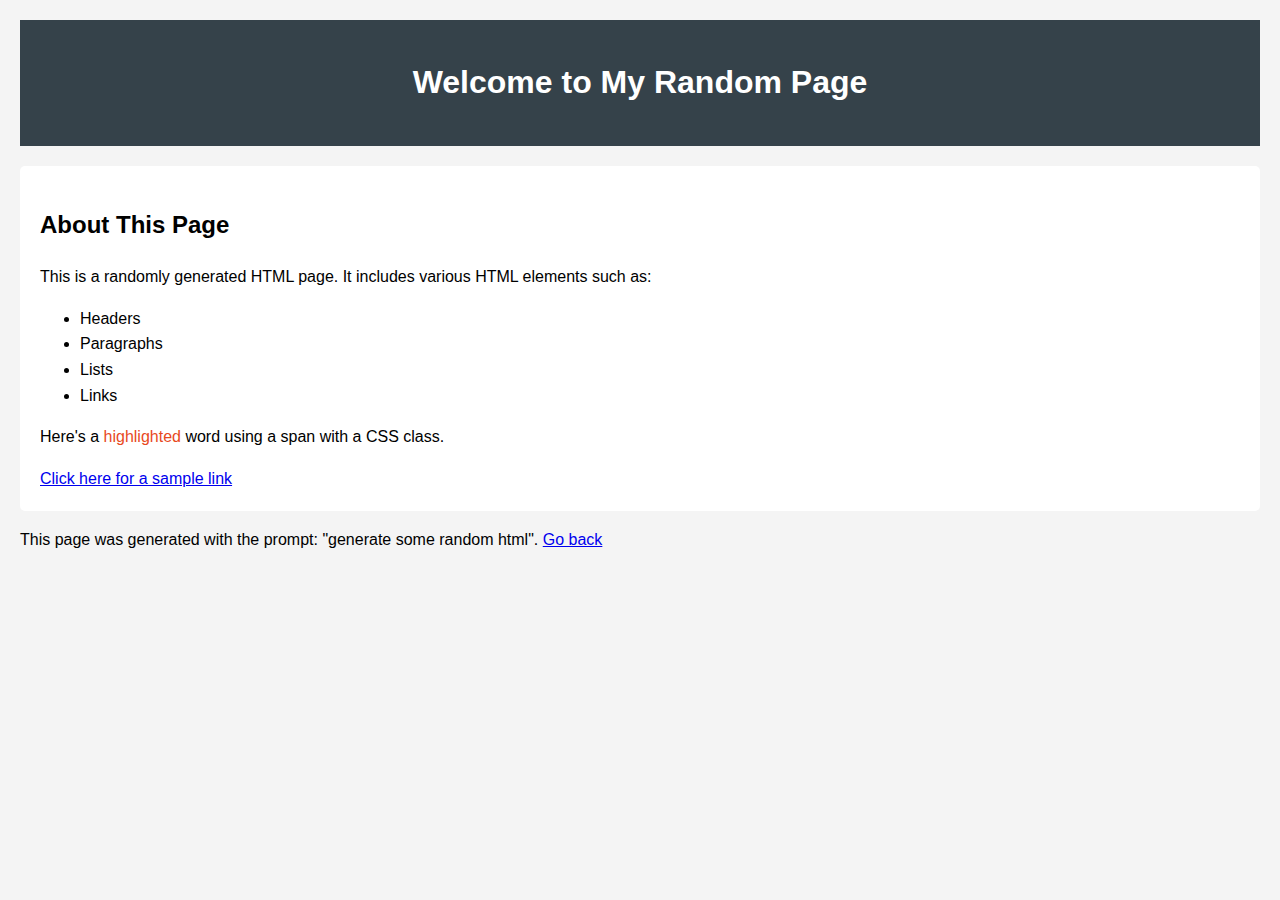
<file: ai.html>
<!DOCTYPE html>
<html lang="en">
<head>
    <meta charset="UTF-8">
    <meta name="viewport" content="width=device-width, initial-scale=1.0">
    <title>Random HTML Page</title>
    <style>
        body {
            font-family: Arial, sans-serif;
            line-height: 1.6;
            margin: 0;
            padding: 20px;
            background-color: #f4f4f4;
        }
        header {
            background-color: #35424a;
            color: white;
            text-align: center;
            padding: 1rem;
        }
        main {
            background-color: white;
            padding: 20px;
            margin-top: 20px;
            border-radius: 5px;
        }
        .highlight {
            color: #e8491d;
        }
    </style>
</head>
    <body>
        <header>
            <h1>Welcome to My Random Page</h1>
        </header>
        <main>
            <h2>About This Page</h2>
            <p>This is a randomly generated HTML page. It includes various HTML elements such as:</p>
            <ul>
                <li>Headers</li>
                <li>Paragraphs</li>
                <li>Lists</li>
                <li>Links</li>
            </ul>
            <p>Here's a <span class="highlight">highlighted</span> word using a span with a CSS class.</p>
            <a href="https://www.example.com">Click here for a sample link</a>
        </main>
        <p> This page was generated with the prompt: "generate some random html". <a href="index.html">Go back</a> </p>
    </body>
</html>
</file>
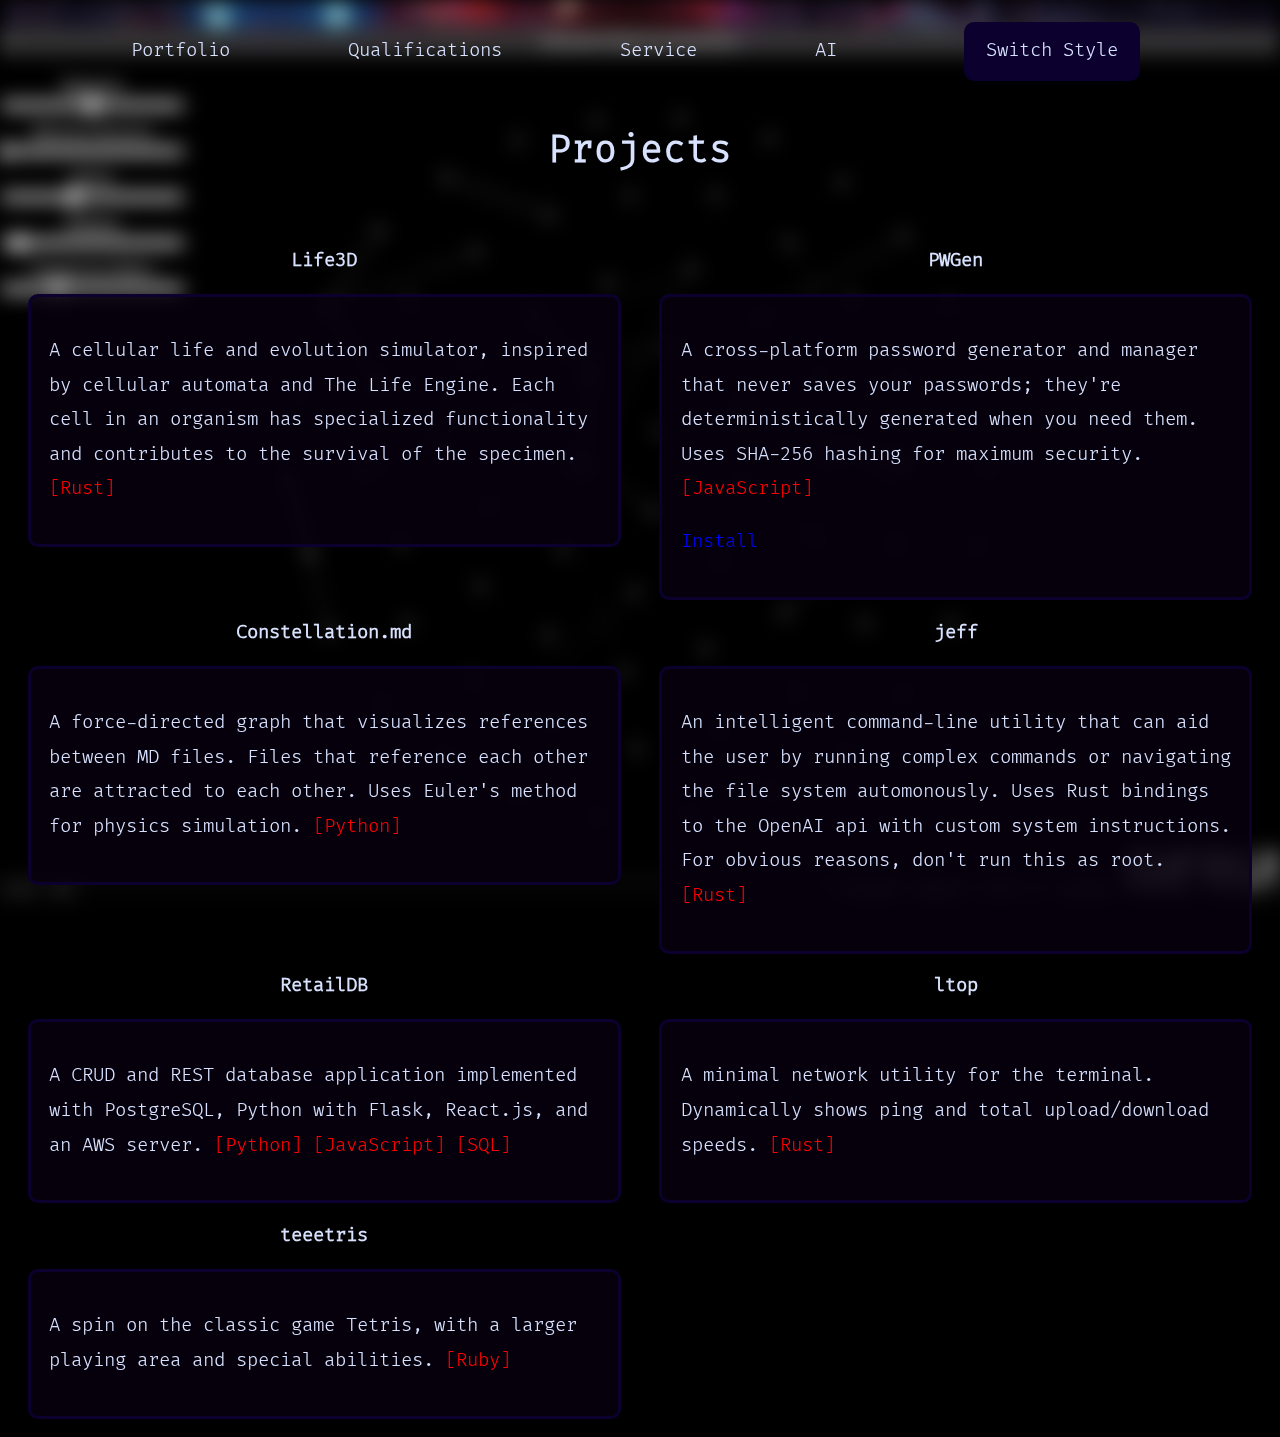
<file: portfolio.html>
<html>
    <head>
        <title>Hi!</title>
        <meta charset="utf-8" />
        <link rel="icon" href="images/hyper.gif" type="image/x-icon" />
        <meta
            name="viewport"
            content="width=device-width, initial-scale=1, user-scalable=no"
            keywords="Gage Howe, software developer, Texas A&M University, intern, computer science"
        />
    </head>

    <body>
        <div class="navbar">
            <a href="portfolio.html">Portfolio</a>
            <a href="qualifications.html">Qualifications</a>
            <a href="service.html">Service</a>
            <a href="ai.html">AI</a>
            <link id="styleSheet" rel="stylesheet" type="text/css" href="1.css">
            <button id="toggleStyle">Switch Style</button>
        </div>
        <h1>Projects</h1>
        <div class="projects">
            <div class="project">
                <h2>Life3D</h2>
                <div class="project_body">
                    
                    <p>
                        A cellular life and evolution simulator,
                        inspired by cellular automata and The Life
                        Engine. Each cell in an organism has specialized 
                        functionality and contributes to the survival of the specimen. <span style="color: rgb(255, 0, 0);">[Rust]</span>
                    </p>
                </div>
            </div>
            <div class="project">
                <h2>PWGen</h2>
                <div class="project_body">
                    <p>
                        A cross-platform password generator and manager that never saves your passwords; they're deterministically generated when you need them. Uses SHA-256 hashing for maximum security. <span style="color: rgb(255, 0, 0);">[JavaScript]</span>
                    </p>
                    <p>  
                        <a href="https://chromewebstore.google.com/detail/pwgen/gcoodcillpbmkmnkgbaannopodnfhljp"><span style="color: rgb(0, 0, 255);">Install</span></a>
                    </p>
                </div>
            </div>
            <div class="project">
                <h2>Constellation.md</h2>
                <div class="project_body">
                
                    <p>
                        A force-directed graph that visualizes references between MD files. Files that reference each other are attracted to each other. Uses Euler's method for physics simulation. <span style="color: rgb(255, 0, 0);">[Python]</span> 
                    </p>
                </div>
            </div>
            <div class="project">
                <h2>jeff</h2>
                <div class="project_body">
                  
                    <p>
                        An intelligent command-line utility that can aid
                        the user by running complex commands or
                        navigating the file system automonously. Uses Rust 
                        bindings to the OpenAI api with custom system instructions. 
                        For obvious reasons, don't run this as root. <span style="color: rgb(255, 0, 0);">[Rust]</span>
                    </p>
                </div>
            </div>
            <div class="project">
                <h2>RetailDB</h2>
                <div class="project_body">
                
                    <p>
                        A CRUD and REST database application implemented with PostgreSQL,
                        Python with Flask, React.js, and an AWS server. <span style="color: rgb(255, 0, 0);">[Python]</span> <span style="color: rgb(255, 0, 0);">[JavaScript] </span> <span style="color: rgb(255, 0, 0);">[SQL]</span>
                    </p>                </div>
            </div>
            <div class="project">
                <h2>ltop</h2>
                <div class="project_body">
                 
                    <p>
                        A minimal network utility for the terminal. Dynamically shows ping and total upload/download speeds. <span style="color: rgb(255, 0, 0);">[Rust]</span>
                    </p>
                </div>
            </div>
            <div class="project">
                <h2>teeetris</h2>
                <div class="project_body">
                   
                    <p>
                        A spin on the classic game Tetris, with a larger playing area and special abilities. <span style="color: rgb(255, 0, 0);">[Ruby]</span>
                    </p>
                </div>
            </div>
        </div>
        <script>
            const styleSheet = document.getElementById('styleSheet');
            const toggleButton = document.getElementById('toggleStyle');

            function setStyle(styleName) {
                styleSheet.setAttribute('href', styleName + '.css');
                localStorage.setItem('currentStyle', styleName);
            }

            function toggleStyle() {
                const currentStyle = styleSheet.getAttribute('href').replace('.css', '');
                const newStyle = currentStyle === '1' ? '2' : '1'; // hee hee
                setStyle(newStyle);
            }

            const storedStyle = localStorage.getItem('currentStyle') || '1';
            setStyle(storedStyle);

            toggleButton.addEventListener('click', toggleStyle);
        </script>
    </body>
</html>
</file>
<file: 1.css>
/* dark theme with blurred gif */

@font-face {
    font-family: "MediumFont";
    src: url("FiraCode-Medium.woff") format("woff");
}

@font-face {
    font-family: "LightFont";
    src: url("FiraCode-Light.woff") format("woff");
}

body {
    position: relative;
    margin: 0;
    padding: 0;
    min-height: 100vh;
    background-color: rgb(0, 0, 0)
}

a:link {
    text-decoration: none;
}

body::before {
    content: "";
    position: fixed;
    top: 0;
    left: 0;
    width: 100%;
    height: 100%;
    background-image: url("Constellationmd.gif");
    background-size: cover;
    background-position: center;
    filter: blur(10px);
    z-index: -1;
}

* {
    color: #d8e2ff;
    font-size: 14pt;
    line-height: 1.85em;
    font-family: "LightFont";
}

/* Rest of your CSS remains unchanged */
h1 {
    font-size: 2em;
    text-align: center;
}

h2 {
    font-size: 1em;
    text-align: center;
}

button {
    font-family: "LightFont";
    font-size: 14pt;
    line-height: 1.85em;
    color: #d8e2ff;
    background-color: #0b002e;
    border: 3px solid #0b002e;
    border-radius: 10px;
    padding: 0.5em 1em;
    margin: 0.5em;
    cursor: pointer;
}

.projects { /* this creates a grid of 3 projects per row */
    padding: 1em;
    display: grid;
    gap: 0px 20px;
}

/* for adaptive number of projects per row */
@media (min-width: 0px) {
    .projects { grid-template-columns: repeat(1, 1fr); }
}
@media (min-width: 900px) {
    .projects { grid-template-columns: repeat(2, 1fr); }
}
@media (min-width: 1800px) {
    .projects { grid-template-columns: repeat(3, 1fr); }
}
@media (min-width: 3000px) {
    .projects { grid-template-columns: repeat(4, 1fr); }
}

.textblock { /* the main text */
    margin: 0 auto;
    width: 80%;
    padding: 1em;
    border: 3px solid #0b002e;
    border-radius: 10px;
    font-size: 14pt;
    line-height: 1.85em;
    font-family: "LightFont";
    background-color: rgba(6, 0, 15, 0.8);
}

.project_body { /* encapsulates the image and description for each project */
    margin: 0 auto;
    width: 90%;
    padding: 1em;
    border: 3px solid #0b002e;
    border-radius: 10px;
    font-size: 14pt;
    line-height: 1.85em;
    font-family: "LightFont";
    background-color: rgba(6, 0, 15, 0.8);
}

.project_image {
    display: block;
    margin-left: auto;
    margin-right: auto;
    width: 90%;
}

.navbar {
    display: flex;
    justify-content: space-evenly;
    align-items: center;
    margin: 1%;
}

.inline-icon {
    height: 1em;
    width: 1em;
    margin: 0 .05em 0 .1em;
    vertical-align: -0.1em;
}

.skills-list {
    display: flex;
    flex-wrap: wrap;
    justify-content: center;
    width: 100%;
    max-width: 90%;
    margin: 0 auto;
    padding: 1em;
    gap: 20px;
}

.skills-list > li {
    list-style-type: none;
    text-align: center;
    flex: 0 1 auto;
}
</file>
